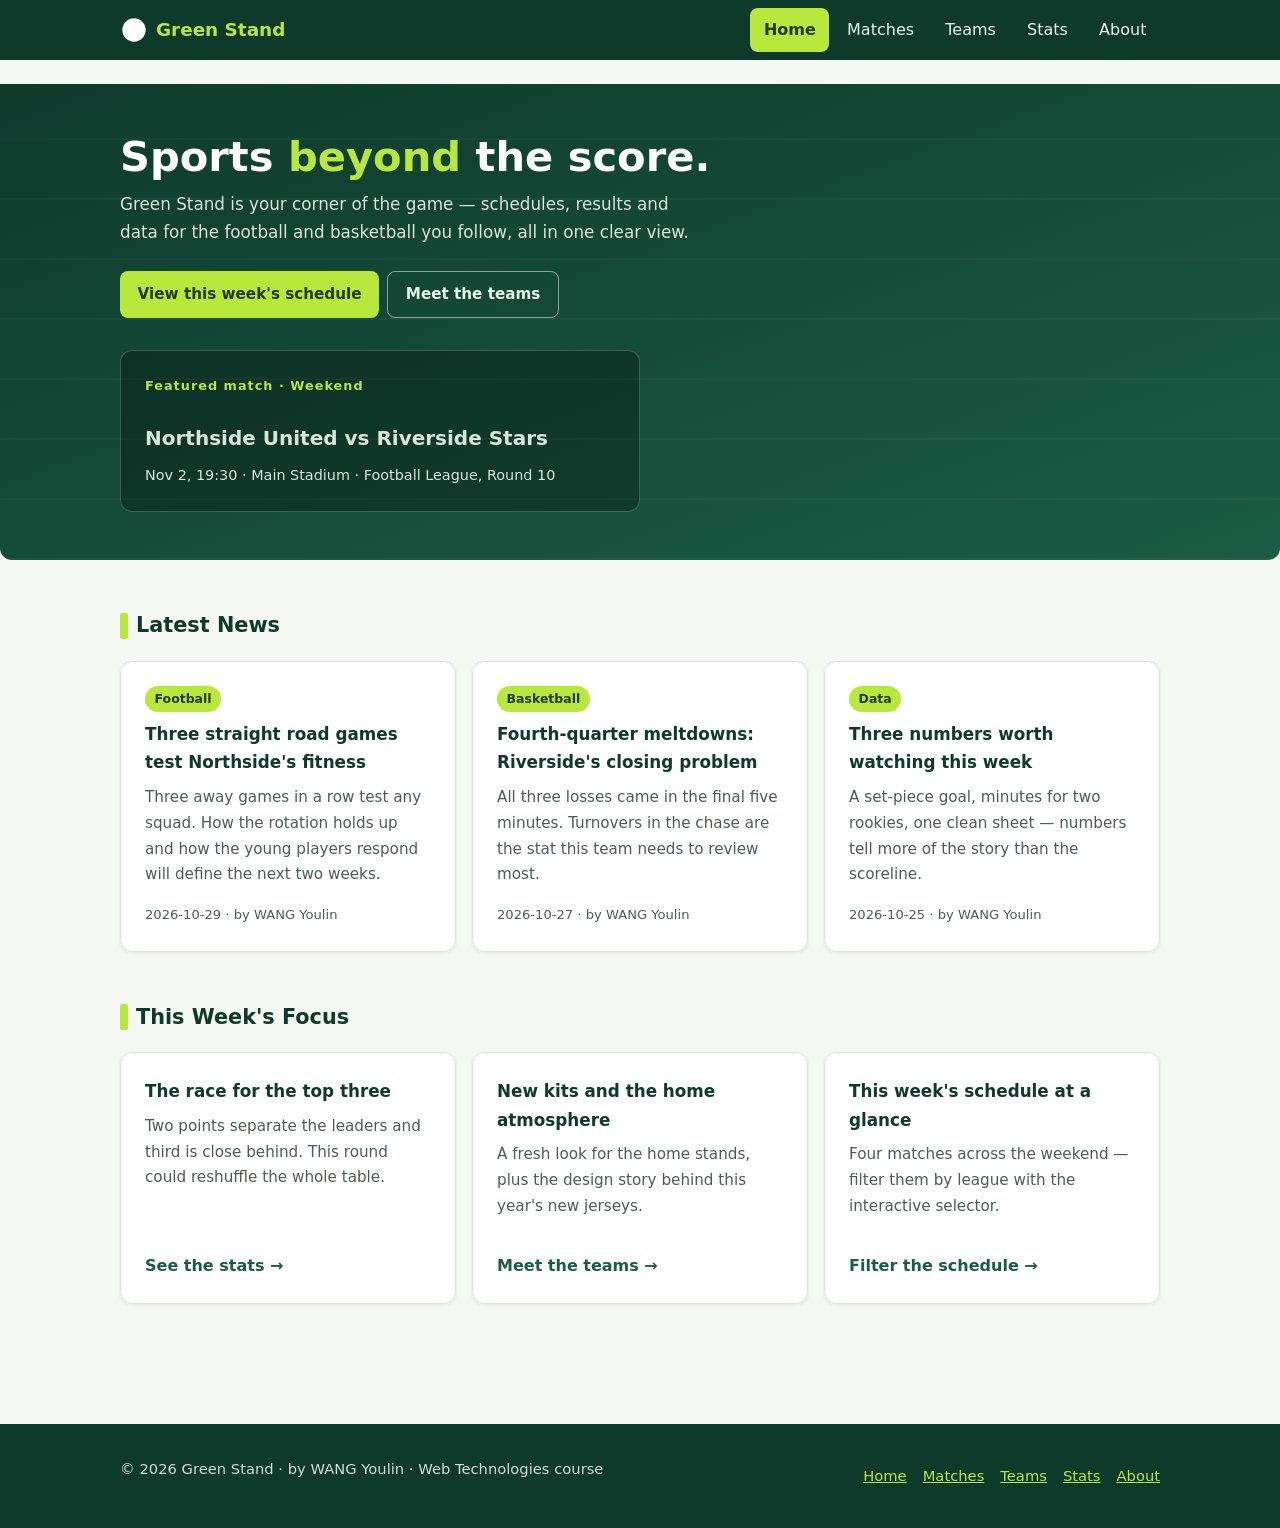
<file: index.html>
<!DOCTYPE html>
<!-- ============================================================
   sports-site —— Home index.html
   ------------------------------------------------------------
   【本页面的作用】
   这是网站的入口（首页）。访客第一眼看到这里。
   内容包括：Hero 大标题区 + 最新资讯 + 本周焦点赛事。

   【作业要求怎么在这里体现】
   - 语义化标签：<header> <main> <section> <article> <footer> …
   - 无障碍：跳过链接、lang 语言、图片 alt、键盘焦点
   - 页面之间的导航：顶部的 <nav> 链接到其余 4 个页面
   - 响应式：CSS 负责，这里只需写好语义结构
   ============================================================ -->
<html lang="en">
<head>
  <meta charset="UTF-8">
  <!-- viewport 是移动端布局的关键，必须这样写 -->
  <meta name="viewport" content="width=device-width, initial-scale=1">
  <meta name="description" content="Green Stand — football and basketball news, schedules and stats.">
  <title>Green Stand · Sports Beyond the Score</title>

  <!-- 站点图标：内联 SVG，避免外链 -->
  <link rel="icon" href="data:image/svg+xml,%3Csvg xmlns='http://www.w3.org/2000/svg' viewBox='0 0 24 24'%3E%3Cpath fill='%230e3a2c' d='M12 2a10 10 0 1 0 0 20 10 10 0 0 0 0-20z'/%3E%3Cpath fill='%23b9e83d' d='M12 7l1.3 2.7 3 .4-2.2 2.1.6 3-2.7-1.5-2.7 1.5.6-3L7.7 10l3-.4z'/%3E%3C/svg%3E">

  <!-- 共用样式表 -->
  <link rel="stylesheet" href="css/style.css">
</head>
<body>

  <!-- 跳过链接：键盘用户按 Tab 可直接跳到正文，跳过导航 -->
  <a class="skip-link" href="#main">Skip to main content</a>

  <!-- ================= 顶部导航 ================= -->
  <header class="site-header">
    <div class="container">
      <!-- 站点标志 -->
      <a class="brand" href="index.html" aria-label="Green Stand — home">
        <svg viewBox="0 0 24 24" aria-hidden="true" focusable="false">
          <path fill="currentColor" d="M12 2a10 10 0 1 0 0 20 10 10 0 0 0 0-20z"/>
          <path fill="currentColor" d="M12 7l1.3 2.7 3 .4-2.2 2.1.6 3-2.7-1.5-2.7 1.5.6-3L7.7 10l3-.4z" opacity=".9"/>
        </svg>
        <span>Green Stand</span>
      </a>

      <!-- 汉堡按钮：只出现在窄屏。aria-expanded 记录开/关状态 -->
      <button class="nav-toggle" type="button" aria-expanded="false"
              aria-controls="site-menu" aria-label="Open menu">
        <span></span><span></span><span></span>
      </button>

      <!-- 主导航：当前页面用 aria-current 高亮 -->
      <nav class="nav-menu" id="site-menu" aria-label="Main navigation">
        <ul class="nav-links">
          <li><a href="index.html" aria-current="page">Home</a></li>
          <li><a href="matches.html">Matches</a></li>
          <li><a href="teams.html">Teams</a></li>
          <li><a href="stats.html">Stats</a></li>
          <li><a href="about.html">About</a></li>
        </ul>
      </nav>
    </div>
  </header>

  <!-- ================= 主体内容 ================= -->
  <main id="main" tabindex="-1">

    <!-- Hero 大标题区 -->
    <section class="hero" aria-label="Welcome">
      <div class="container">
        <h1>Sports <span>beyond</span> the score.</h1>
        <p>Green Stand is your corner of the game — schedules, results and data for the football and basketball you follow, all in one clear view.</p>
        <div class="hero-actions">
          <a class="btn btn--primary" href="matches.html">View this week's schedule</a>
          <a class="btn btn--ghost" href="teams.html">Meet the teams</a>
        </div>

        <!-- 焦点赛事小卡（示例内容，替换成你自己的） -->
        <div class="hero-match">
          <p class="hm-label">Featured match · Weekend</p>
          <p class="hm-teams">Northside United vs Riverside Stars</p>
          <p class="hm-info">Nov 2, 19:30 · Main Stadium · Football League, Round 10</p>
        </div>
      </div>
    </section>

    <div class="container">

      <!-- 最新资讯 -->
      <section class="section" aria-labelledby="latest-title">
        <h2 class="section-title" id="latest-title">Latest News</h2>
        <!-- 卡片网格：窄屏 1 列，宽屏 3 列，由 CSS 控制 -->
        <div class="card-grid">
          <!-- 每张卡是一篇资讯。提示：把示例内容替换成你自己写的真实报道 -->
          <article class="card">
            <span class="tag">Football</span>
            <h3>Three straight road games test Northside's fitness</h3>
            <p>Three away games in a row test any squad. How the rotation holds up and how the young players respond will define the next two weeks.</p>
            <span class="card-meta">2026-10-29 · by WANG Youlin</span>
          </article>

          <article class="card">
            <span class="tag">Basketball</span>
            <h3>Fourth-quarter meltdowns: Riverside's closing problem</h3>
            <p>All three losses came in the final five minutes. Turnovers in the chase are the stat this team needs to review most.</p>
            <span class="card-meta">2026-10-27 · by WANG Youlin</span>
          </article>

          <article class="card">
            <span class="tag">Data</span>
            <h3>Three numbers worth watching this week</h3>
            <p>A set-piece goal, minutes for two rookies, one clean sheet — numbers tell more of the story than the scoreline.</p>
            <span class="card-meta">2026-10-25 · by WANG Youlin</span>
          </article>
        </div>
      </section>

      <!-- 本周焦点 -->
      <section class="section" aria-labelledby="week-title">
        <h2 class="section-title" id="week-title">This Week's Focus</h2>
        <div class="card-grid">
          <article class="card">
            <h3>The race for the top three</h3>
            <p>Two points separate the leaders and third is close behind. This round could reshuffle the whole table.</p>
            <a class="card-link" href="stats.html">See the stats →</a>
          </article>
          <article class="card">
            <h3>New kits and the home atmosphere</h3>
            <p>A fresh look for the home stands, plus the design story behind this year's new jerseys.</p>
            <a class="card-link" href="teams.html">Meet the teams →</a>
          </article>
          <article class="card">
            <h3>This week's schedule at a glance</h3>
            <p>Four matches across the weekend — filter them by league with the interactive selector.</p>
            <a class="card-link" href="matches.html">Filter the schedule →</a>
          </article>
        </div>
      </section>

    </div><!-- /container -->
  </main>

  <!-- ================= 页脚 ================= -->
  <footer class="site-footer">
    <div class="container">
      <p>© <span data-year>2026</span> Green Stand · by WANG Youlin · Web Technologies course</p>
      <ul class="footer-nav">
        <li><a href="index.html">Home</a></li>
        <li><a href="matches.html">Matches</a></li>
        <li><a href="teams.html">Teams</a></li>
        <li><a href="stats.html">Stats</a></li>
        <li><a href="about.html">About</a></li>
      </ul>
    </div>
  </footer>

  <!-- 共用脚本 -->
  <script src="js/main.js"></script>
</body>
</html>
</file>
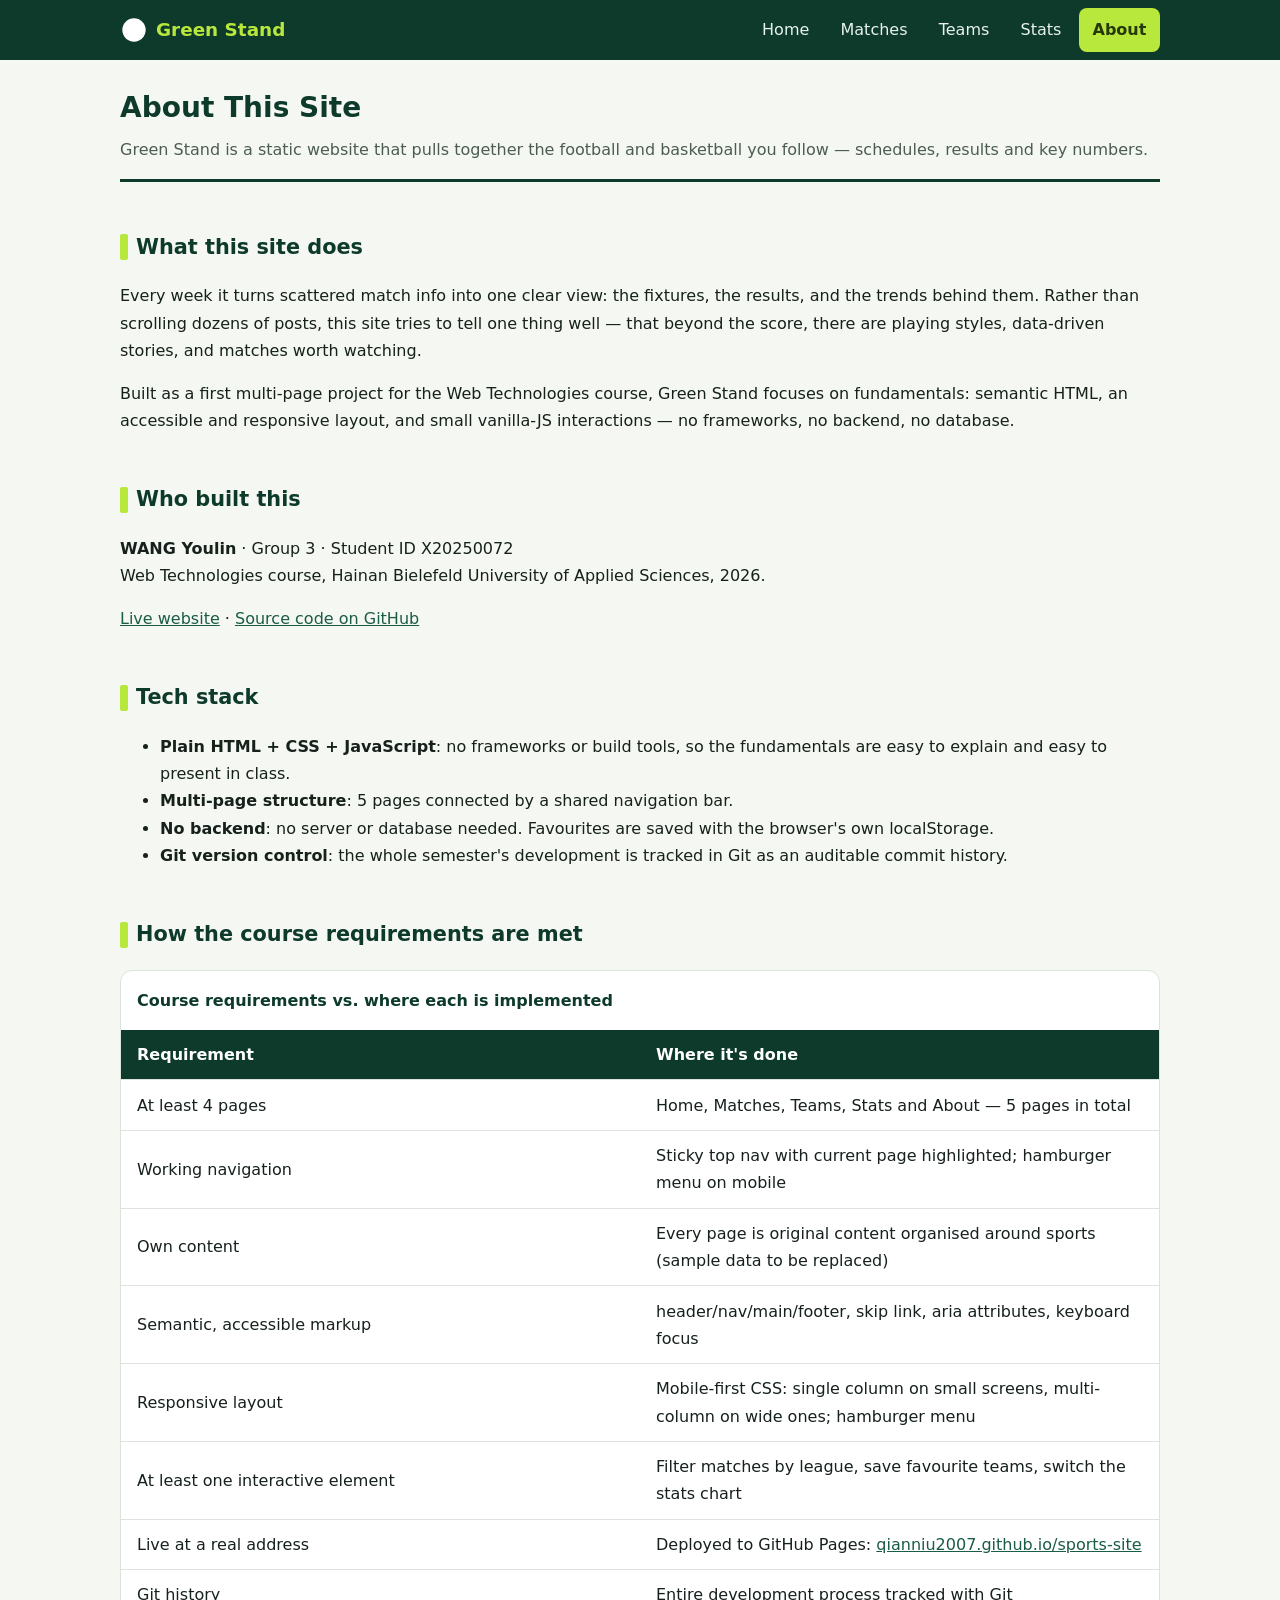
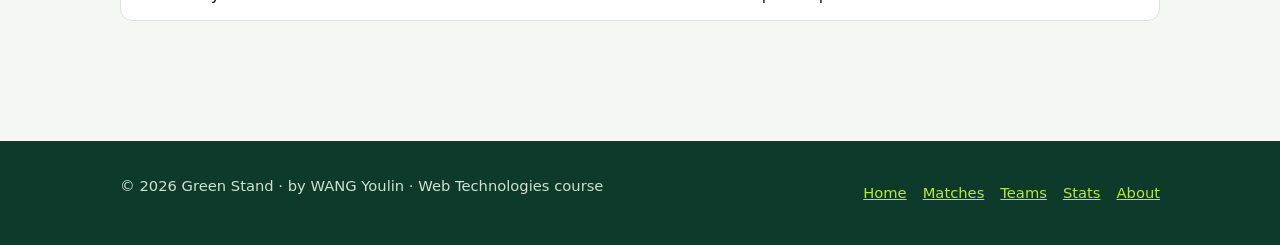
<file: about.html>
<!DOCTYPE html>
<!-- ============================================================
   sports-site —— About page about.html
   ------------------------------------------------------------
   【本页面的作用】
   介绍这个网站是做什么的、怎么搭建的。
   对课程作业来说，这页可以顺便说明你满足了哪些要求，
   老师一眼就能看到你的技术点。
   ============================================================ -->
<html lang="en">
<head>
  <meta charset="UTF-8">
  <meta name="viewport" content="width=device-width, initial-scale=1">
  <meta name="description" content="About Green Stand — what this site is, its tech stack, and how it meets the course requirements.">
  <title>About · Green Stand</title>
  <link rel="icon" href="data:image/svg+xml,%3Csvg xmlns='http://www.w3.org/2000/svg' viewBox='0 0 24 24'%3E%3Cpath fill='%230e3a2c' d='M12 2a10 10 0 1 0 0 20 10 10 0 0 0 0-20z'/%3E%3Cpath fill='%23b9e83d' d='M12 7l1.3 2.7 3 .4-2.2 2.1.6 3-2.7-1.5-2.7 1.5.6-3L7.7 10l3-.4z'/%3E%3C/svg%3E">
  <link rel="stylesheet" href="css/style.css">
</head>
<body>

  <a class="skip-link" href="#main">Skip to main content</a>

  <!-- 顶部导航 -->
  <header class="site-header">
    <div class="container">
      <a class="brand" href="index.html" aria-label="Green Stand — home">
        <svg viewBox="0 0 24 24" aria-hidden="true" focusable="false">
          <path fill="currentColor" d="M12 2a10 10 0 1 0 0 20 10 10 0 0 0 0-20z"/>
          <path fill="currentColor" d="M12 7l1.3 2.7 3 .4-2.2 2.1.6 3-2.7-1.5-2.7 1.5.6-3L7.7 10l3-.4z" opacity=".9"/>
        </svg>
        <span>Green Stand</span>
      </a>

      <button class="nav-toggle" type="button" aria-expanded="false"
              aria-controls="site-menu" aria-label="Open menu">
        <span></span><span></span><span></span>
      </button>

      <nav class="nav-menu" id="site-menu" aria-label="Main navigation">
        <ul class="nav-links">
          <li><a href="index.html">Home</a></li>
          <li><a href="matches.html">Matches</a></li>
          <li><a href="teams.html">Teams</a></li>
          <li><a href="stats.html">Stats</a></li>
          <li><a href="about.html" aria-current="page">About</a></li>
        </ul>
      </nav>
    </div>
  </header>

  <main id="main" tabindex="-1">
    <div class="container">

      <header class="page-header">
        <h1>About This Site</h1>
        <p>Green Stand is a static website that pulls together the football and basketball you follow — schedules, results and key numbers.</p>
      </header>

      <!-- 网站介绍 -->
      <section class="section" aria-labelledby="about-title">
        <h2 class="section-title" id="about-title">What this site does</h2>
        <p>Every week it turns scattered match info into one clear view: the fixtures, the results, and the trends behind them. Rather than scrolling dozens of posts, this site tries to tell one thing well — that beyond the score, there are playing styles, data-driven stories, and matches worth watching.</p>
        <p>Built as a first multi-page project for the Web Technologies course, Green Stand focuses on fundamentals: semantic HTML, an accessible and responsive layout, and small vanilla-JS interactions — no frameworks, no backend, no database.</p>
      </section>

      <!-- 作者与课程 -->
      <section class="section" aria-labelledby="author-title">
        <h2 class="section-title" id="author-title">Who built this</h2>
        <p><strong>WANG Youlin</strong> · Group 3 · Student ID X20250072<br>
        Web Technologies course, Hainan Bielefeld University of Applied Sciences, 2026.</p>
        <p>
          <a href="https://qianniu2007.github.io/sports-site/">Live website</a> ·
          <a href="https://github.com/qianniu2007/sports-site">Source code on GitHub</a>
        </p>
      </section>

      <!-- 技术栈 -->
      <section class="section" aria-labelledby="tech-title">
        <h2 class="section-title" id="tech-title">Tech stack</h2>
        <ul>
          <li><strong>Plain HTML + CSS + JavaScript</strong>: no frameworks or build tools, so the fundamentals are easy to explain and easy to present in class.</li>
          <li><strong>Multi-page structure</strong>: 5 pages connected by a shared navigation bar.</li>
          <li><strong>No backend</strong>: no server or database needed. Favourites are saved with the browser's own localStorage.</li>
          <li><strong>Git version control</strong>: the whole semester's development is tracked in Git as an auditable commit history.</li>
        </ul>
      </section>

      <!-- 作业要求对照（可给老师看） -->
      <section class="section" aria-labelledby="req-title">
        <h2 class="section-title" id="req-title">How the course requirements are met</h2>
        <div class="table-wrap">
          <table>
            <caption>Course requirements vs. where each is implemented</caption>
            <thead>
              <tr>
                <th scope="col">Requirement</th>
                <th scope="col">Where it's done</th>
              </tr>
            </thead>
            <tbody>
              <tr><td>At least 4 pages</td><td>Home, Matches, Teams, Stats and About — 5 pages in total</td></tr>
              <tr><td>Working navigation</td><td>Sticky top nav with current page highlighted; hamburger menu on mobile</td></tr>
              <tr><td>Own content</td><td>Every page is original content organised around sports (sample data to be replaced)</td></tr>
              <tr><td>Semantic, accessible markup</td><td>header/nav/main/footer, skip link, aria attributes, keyboard focus</td></tr>
              <tr><td>Responsive layout</td><td>Mobile-first CSS: single column on small screens, multi-column on wide ones; hamburger menu</td></tr>
              <tr><td>At least one interactive element</td><td>Filter matches by league, save favourite teams, switch the stats chart</td></tr>
              <tr><td>Live at a real address</td><td>Deployed to GitHub Pages: <a href="https://qianniu2007.github.io/sports-site/">qianniu2007.github.io/sports-site</a></td></tr>
              <tr><td>Git history</td><td>Entire development process tracked with Git</td></tr>
            </tbody>
          </table>
        </div>
      </section>

    </div>
  </main>

  <footer class="site-footer">
    <div class="container">
      <p>© <span data-year>2026</span> Green Stand · by WANG Youlin · Web Technologies course</p>
      <ul class="footer-nav">
        <li><a href="index.html">Home</a></li>
        <li><a href="matches.html">Matches</a></li>
        <li><a href="teams.html">Teams</a></li>
        <li><a href="stats.html">Stats</a></li>
        <li><a href="about.html">About</a></li>
      </ul>
    </div>
  </footer>

  <script src="js/main.js"></script>
</body>
</html>
</file>
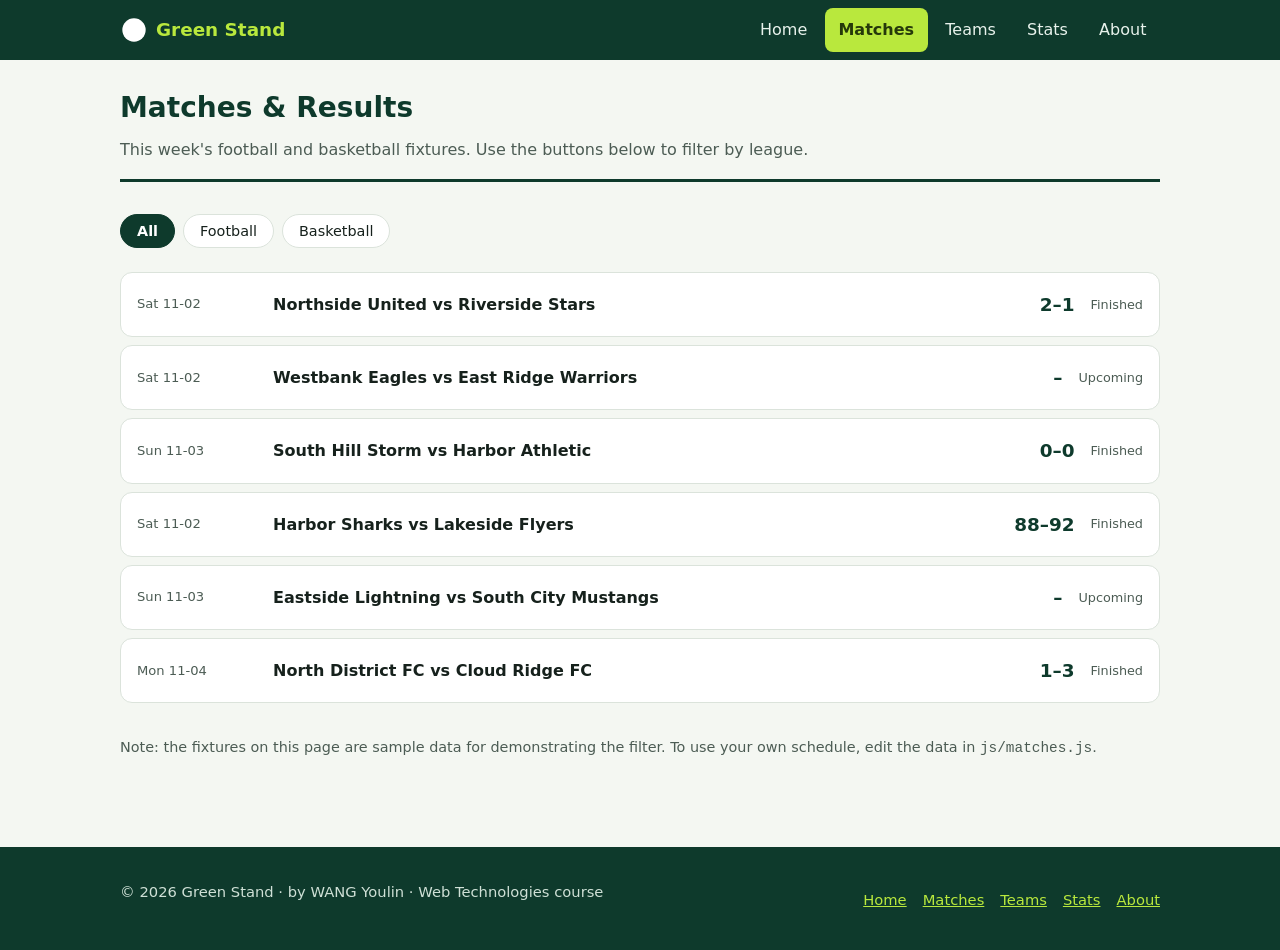
<file: matches.html>
<!DOCTYPE html>
<!-- ============================================================
   sports-site —— Matches page matches.html
   ------------------------------------------------------------
   【本页面的作用】
   按联赛分类展示本周的赛程和赛果。

   【交互元素（作业要求的"至少一个交互元素"在这里落地）】
   顶部是一组筛选按钮（Football / Basketball / All），
   点击后只显示对应联赛的场次。数据在 js/matches.js 里，
   用 JavaScript 根据按钮状态动态渲染 / 过滤。

   提示：下面的场次都是"示例数据"，用注释标好怎么换成你自己的。
   ============================================================ -->
<html lang="en">
<head>
  <meta charset="UTF-8">
  <meta name="viewport" content="width=device-width, initial-scale=1">
  <meta name="description" content="This week's football and basketball schedule and results, filterable by league.">
  <title>Matches · Green Stand</title>
  <link rel="icon" href="data:image/svg+xml,%3Csvg xmlns='http://www.w3.org/2000/svg' viewBox='0 0 24 24'%3E%3Cpath fill='%230e3a2c' d='M12 2a10 10 0 1 0 0 20 10 10 0 0 0 0-20z'/%3E%3Cpath fill='%23b9e83d' d='M12 7l1.3 2.7 3 .4-2.2 2.1.6 3-2.7-1.5-2.7 1.5.6-3L7.7 10l3-.4z'/%3E%3C/svg%3E">
  <link rel="stylesheet" href="css/style.css">
</head>
<body>

  <a class="skip-link" href="#main">Skip to main content</a>

  <!-- 顶部导航（与首页一致） -->
  <header class="site-header">
    <div class="container">
      <a class="brand" href="index.html" aria-label="Green Stand — home">
        <svg viewBox="0 0 24 24" aria-hidden="true" focusable="false">
          <path fill="currentColor" d="M12 2a10 10 0 1 0 0 20 10 10 0 0 0 0-20z"/>
          <path fill="currentColor" d="M12 7l1.3 2.7 3 .4-2.2 2.1.6 3-2.7-1.5-2.7 1.5.6-3L7.7 10l3-.4z" opacity=".9"/>
        </svg>
        <span>Green Stand</span>
      </a>

      <button class="nav-toggle" type="button" aria-expanded="false"
              aria-controls="site-menu" aria-label="Open menu">
        <span></span><span></span><span></span>
      </button>

      <nav class="nav-menu" id="site-menu" aria-label="Main navigation">
        <ul class="nav-links">
          <li><a href="index.html">Home</a></li>
          <li><a href="matches.html" aria-current="page">Matches</a></li>
          <li><a href="teams.html">Teams</a></li>
          <li><a href="stats.html">Stats</a></li>
          <li><a href="about.html">About</a></li>
        </ul>
      </nav>
    </div>
  </header>

  <main id="main" tabindex="-1">
    <div class="container">

      <!-- 页面标题 -->
      <header class="page-header">
        <h1>Matches &amp; Results</h1>
        <p>This week's football and basketball fixtures. Use the buttons below to filter by league.</p>
      </header>

      <!-- 筛选按钮组 -->
      <!-- aria-pressed 表示"这个按钮当前是否被按下"，是筛选控件的标准无障碍写法 -->
      <div class="filter-bar" role="group" aria-label="Filter by league">
        <button type="button" data-filter="all" aria-pressed="true">All</button>
        <button type="button" data-filter="football" aria-pressed="false">Football</button>
        <button type="button" data-filter="basketball" aria-pressed="false">Basketball</button>
      </div>

      <!-- 赛程列表：内容由 js/matches.js 动态生成
           aria-live 让屏幕阅读器在内容更新时能读到变化 -->
      <section class="match-list" id="match-list" aria-live="polite" aria-label="This week's match list">
        <!-- 这里会被 JavaScript 填充 -->
      </section>

      <p class="chart-note">Note: the fixtures on this page are sample data for demonstrating the filter. To use your own schedule, edit the data in <code>js/matches.js</code>.</p>

    </div>
  </main>

  <footer class="site-footer">
    <div class="container">
      <p>© <span data-year>2026</span> Green Stand · by WANG Youlin · Web Technologies course</p>
      <ul class="footer-nav">
        <li><a href="index.html">Home</a></li>
        <li><a href="matches.html">Matches</a></li>
        <li><a href="teams.html">Teams</a></li>
        <li><a href="stats.html">Stats</a></li>
        <li><a href="about.html">About</a></li>
      </ul>
    </div>
  </footer>

  <script src="js/main.js"></script>
  <script src="js/matches.js"></script>
</body>
</html>
</file>
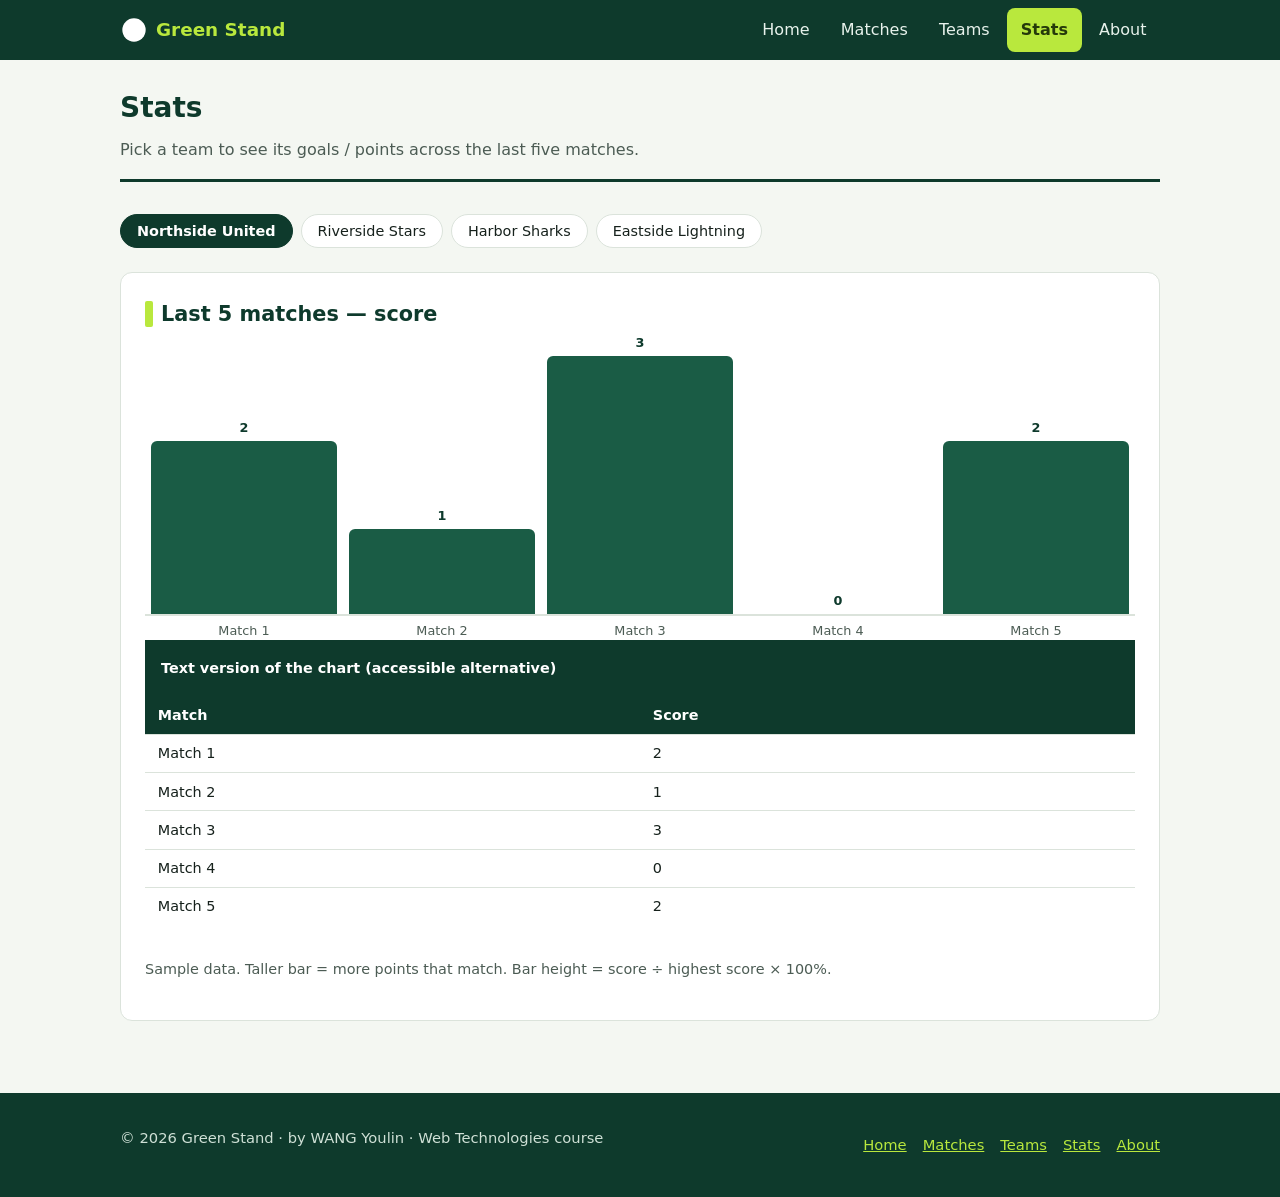
<file: stats.html>
<!DOCTYPE html>
<!-- ============================================================
   sports-site —— Stats page stats.html
   ------------------------------------------------------------
   【本页面的作用】
   用图表展示球队的关键数据（近 5 场进球数等）。

   【交互元素 3：数据可视化图表】
   下方有一组球队按钮，点击不同球队，
   柱状图会切换成该球队近几轮的进球/得分数据。
   图表是用原生 JS + CSS 高度生成的（不依赖任何图表库），
   方便你读懂"数据怎么变成图形"。

   提示：数据是示例，替换成你自己的真实统计。
   ============================================================ -->
<html lang="en">
<head>
  <meta charset="UTF-8">
  <meta name="viewport" content="width=device-width, initial-scale=1">
  <meta name="description" content="Key team stats visualized — switch between teams to compare.">
  <title>Stats · Green Stand</title>
  <link rel="icon" href="data:image/svg+xml,%3Csvg xmlns='http://www.w3.org/2000/svg' viewBox='0 0 24 24'%3E%3Cpath fill='%230e3a2c' d='M12 2a10 10 0 1 0 0 20 10 10 0 0 0 0-20z'/%3E%3Cpath fill='%23b9e83d' d='M12 7l1.3 2.7 3 .4-2.2 2.1.6 3-2.7-1.5-2.7 1.5.6-3L7.7 10l3-.4z'/%3E%3C/svg%3E">
  <link rel="stylesheet" href="css/style.css">
</head>
<body>

  <a class="skip-link" href="#main">Skip to main content</a>

  <!-- 顶部导航 -->
  <header class="site-header">
    <div class="container">
      <a class="brand" href="index.html" aria-label="Green Stand — home">
        <svg viewBox="0 0 24 24" aria-hidden="true" focusable="false">
          <path fill="currentColor" d="M12 2a10 10 0 1 0 0 20 10 10 0 0 0 0-20z"/>
          <path fill="currentColor" d="M12 7l1.3 2.7 3 .4-2.2 2.1.6 3-2.7-1.5-2.7 1.5.6-3L7.7 10l3-.4z" opacity=".9"/>
        </svg>
        <span>Green Stand</span>
      </a>

      <button class="nav-toggle" type="button" aria-expanded="false"
              aria-controls="site-menu" aria-label="Open menu">
        <span></span><span></span><span></span>
      </button>

      <nav class="nav-menu" id="site-menu" aria-label="Main navigation">
        <ul class="nav-links">
          <li><a href="index.html">Home</a></li>
          <li><a href="matches.html">Matches</a></li>
          <li><a href="teams.html">Teams</a></li>
          <li><a href="stats.html" aria-current="page">Stats</a></li>
          <li><a href="about.html">About</a></li>
        </ul>
      </nav>
    </div>
  </header>

  <main id="main" tabindex="-1">
    <div class="container">

      <header class="page-header">
        <h1>Stats</h1>
        <p>Pick a team to see its goals / points across the last five matches.</p>
      </header>

      <!-- 球队选择按钮组 -->
      <div class="filter-bar" id="team-select" role="group" aria-label="Select a team">
        <button type="button" data-team="Northside United" aria-pressed="true">Northside United</button>
        <button type="button" data-team="Riverside Stars" aria-pressed="false">Riverside Stars</button>
        <button type="button" data-team="Harbor Sharks" aria-pressed="false">Harbor Sharks</button>
        <button type="button" data-team="Eastside Lightning" aria-pressed="false">Eastside Lightning</button>
      </div>

      <!-- 图表区 -->
      <section class="chart" aria-labelledby="chart-title">
        <h2 class="section-title" id="chart-title">Last 5 matches — score</h2>

        <!-- 柱状图容器：柱子的高度由 JS 按数据算出 -->
        <div class="chart-figure" role="img"
             aria-label="Northside United last five match scores bar chart">
          <div class="bars" id="bars"></div>
        </div>

        <!-- 给屏幕阅读器的数据说明（HTML 表格），并作为图表的文字替代 -->
        <table class="chart-table">
          <caption>Text version of the chart (accessible alternative)</caption>
          <thead>
            <tr><th scope="col">Match</th><th scope="col">Score</th></tr>
          </thead>
          <tbody id="chart-table-body"></tbody>
        </table>

        <p class="chart-note">Sample data. Taller bar = more points that match. Bar height = score ÷ highest score × 100%.</p>
      </section>

    </div>
  </main>

  <footer class="site-footer">
    <div class="container">
      <p>© <span data-year>2026</span> Green Stand · by WANG Youlin · Web Technologies course</p>
      <ul class="footer-nav">
        <li><a href="index.html">Home</a></li>
        <li><a href="matches.html">Matches</a></li>
        <li><a href="teams.html">Teams</a></li>
        <li><a href="stats.html">Stats</a></li>
        <li><a href="about.html">About</a></li>
      </ul>
    </div>
  </footer>

  <script src="js/main.js"></script>
  <script src="js/stats.js"></script>
</body>
</html>
</file>
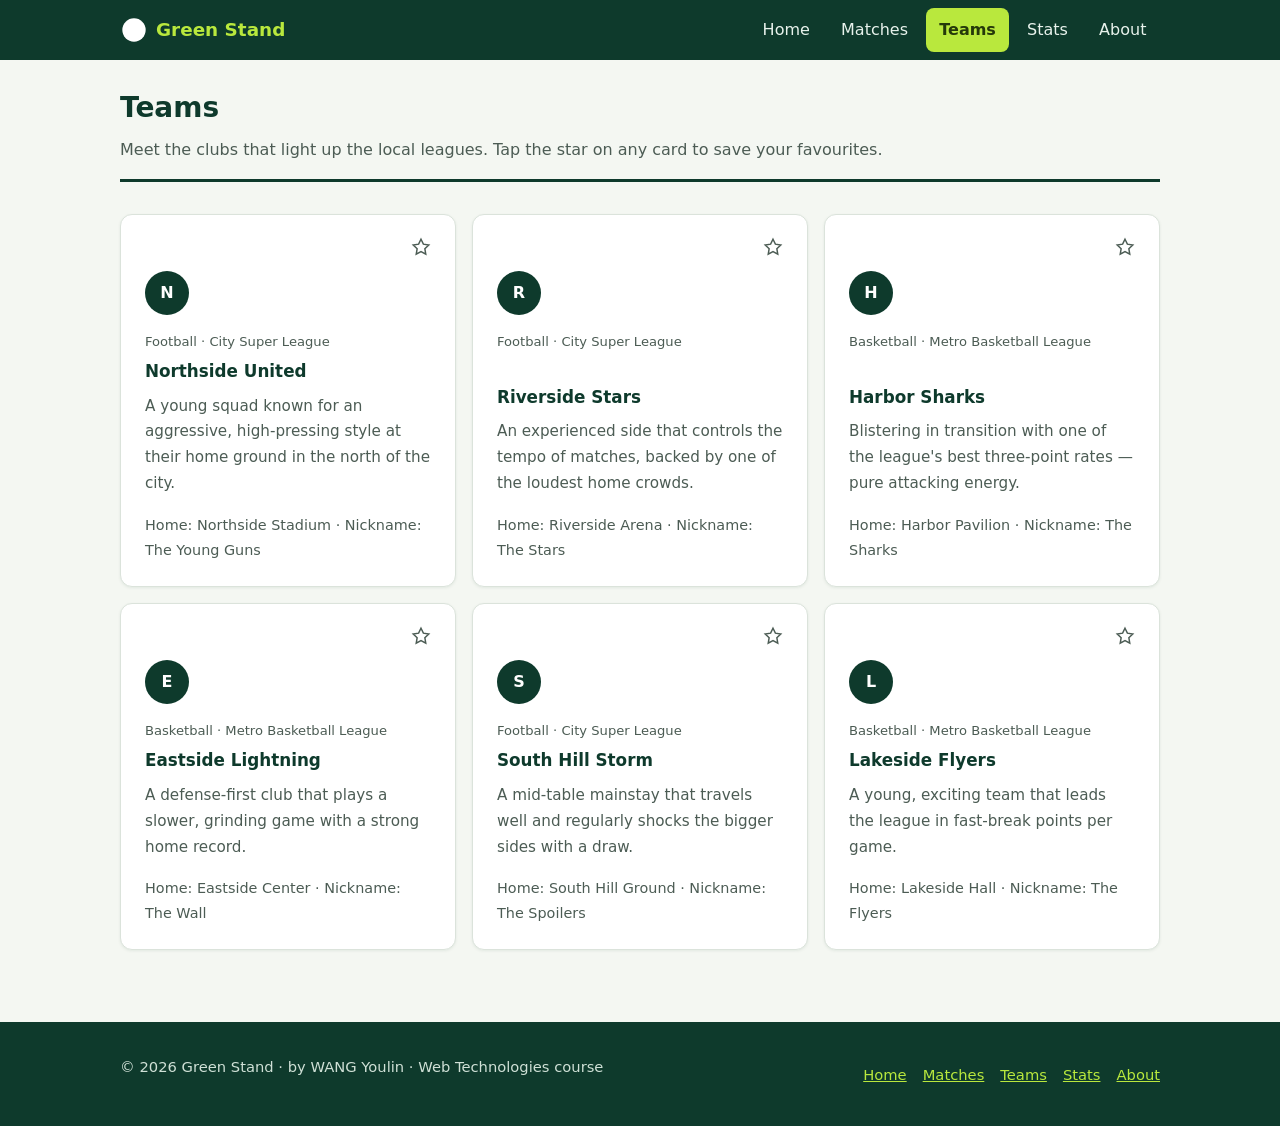
<file: teams.html>
<!DOCTYPE html>
<!-- ============================================================
   sports-site —— Teams page teams.html
   ------------------------------------------------------------
   【本页面的作用】
   用卡片展示各支球队的基本信息（所属联赛、主场、风格）。

   【交互元素 2：收藏球队】
   每张卡右上角有个收藏按钮。
   点一下收藏，再点取消收藏。选择会存进浏览器 localStorage，
   所以刷新页面 / 下次再打开，收藏依然在。

   提示：球队信息是示例，替换成你熟悉或感兴趣的真实球队。
   ============================================================ -->
<html lang="en">
<head>
  <meta charset="UTF-8">
  <meta name="viewport" content="width=device-width, initial-scale=1">
  <meta name="description" content="Football and basketball team profiles — save the teams you like.">
  <title>Teams · Green Stand</title>
  <link rel="icon" href="data:image/svg+xml,%3Csvg xmlns='http://www.w3.org/2000/svg' viewBox='0 0 24 24'%3E%3Cpath fill='%230e3a2c' d='M12 2a10 10 0 1 0 0 20 10 10 0 0 0 0-20z'/%3E%3Cpath fill='%23b9e83d' d='M12 7l1.3 2.7 3 .4-2.2 2.1.6 3-2.7-1.5-2.7 1.5.6-3L7.7 10l3-.4z'/%3E%3C/svg%3E">
  <link rel="stylesheet" href="css/style.css">
</head>
<body>

  <a class="skip-link" href="#main">Skip to main content</a>

  <!-- 顶部导航 -->
  <header class="site-header">
    <div class="container">
      <a class="brand" href="index.html" aria-label="Green Stand — home">
        <svg viewBox="0 0 24 24" aria-hidden="true" focusable="false">
          <path fill="currentColor" d="M12 2a10 10 0 1 0 0 20 10 10 0 0 0 0-20z"/>
          <path fill="currentColor" d="M12 7l1.3 2.7 3 .4-2.2 2.1.6 3-2.7-1.5-2.7 1.5.6-3L7.7 10l3-.4z" opacity=".9"/>
        </svg>
        <span>Green Stand</span>
      </a>

      <button class="nav-toggle" type="button" aria-expanded="false"
              aria-controls="site-menu" aria-label="Open menu">
        <span></span><span></span><span></span>
      </button>

      <nav class="nav-menu" id="site-menu" aria-label="Main navigation">
        <ul class="nav-links">
          <li><a href="index.html">Home</a></li>
          <li><a href="matches.html">Matches</a></li>
          <li><a href="teams.html" aria-current="page">Teams</a></li>
          <li><a href="stats.html">Stats</a></li>
          <li><a href="about.html">About</a></li>
        </ul>
      </nav>
    </div>
  </header>

  <main id="main" tabindex="-1">
    <div class="container">

      <header class="page-header">
        <h1>Teams</h1>
        <p>Meet the clubs that light up the local leagues. Tap the star on any card to save your favourites.</p>
      </header>

      <!-- 球队卡片网格（示例内容） -->
      <div class="card-grid" id="team-grid">

        <!-- 每张卡：data-name 是收藏时用的唯一标识 -->
        <article class="card" data-name="Northside United">
          <button class="fav-btn" type="button" aria-pressed="false"
                  aria-label="Save Northside United">
            <svg class="star" viewBox="0 0 24 24" aria-hidden="true" focusable="false">
              <path d="M12 3.5l2.6 5.4 5.9.9-4.3 4.1 1 5.9L12 17l-5.2 2.8 1-5.9-4.3-4.1 5.9-.9z"/>
            </svg>
          </button>
          <div class="team-emblem" aria-hidden="true">N</div>
          <p class="team-league">Football · City Super League</p>
          <h3>Northside United</h3>
          <p>A young squad known for an aggressive, high-pressing style at their home ground in the north of the city.</p>
          <p class="team-stats">Home: Northside Stadium · Nickname: The Young Guns</p>
        </article>

        <article class="card" data-name="Riverside Stars">
          <button class="fav-btn" type="button" aria-pressed="false"
                  aria-label="Save Riverside Stars">
            <svg class="star" viewBox="0 0 24 24" aria-hidden="true" focusable="false">
              <path d="M12 3.5l2.6 5.4 5.9.9-4.3 4.1 1 5.9L12 17l-5.2 2.8 1-5.9-4.3-4.1 5.9-.9z"/>
            </svg>
          </button>
          <div class="team-emblem" aria-hidden="true">R</div>
          <p class="team-league">Football · City Super League</p>
          <h3>Riverside Stars</h3>
          <p>An experienced side that controls the tempo of matches, backed by one of the loudest home crowds.</p>
          <p class="team-stats">Home: Riverside Arena · Nickname: The Stars</p>
        </article>

        <article class="card" data-name="Harbor Sharks">
          <button class="fav-btn" type="button" aria-pressed="false"
                  aria-label="Save Harbor Sharks">
            <svg class="star" viewBox="0 0 24 24" aria-hidden="true" focusable="false">
              <path d="M12 3.5l2.6 5.4 5.9.9-4.3 4.1 1 5.9L12 17l-5.2 2.8 1-5.9-4.3-4.1 5.9-.9z"/>
            </svg>
          </button>
          <div class="team-emblem" aria-hidden="true">H</div>
          <p class="team-league">Basketball · Metro Basketball League</p>
          <h3>Harbor Sharks</h3>
          <p>Blistering in transition with one of the league's best three-point rates — pure attacking energy.</p>
          <p class="team-stats">Home: Harbor Pavilion · Nickname: The Sharks</p>
        </article>

        <article class="card" data-name="Eastside Lightning">
          <button class="fav-btn" type="button" aria-pressed="false"
                  aria-label="Save Eastside Lightning">
            <svg class="star" viewBox="0 0 24 24" aria-hidden="true" focusable="false">
              <path d="M12 3.5l2.6 5.4 5.9.9-4.3 4.1 1 5.9L12 17l-5.2 2.8 1-5.9-4.3-4.1 5.9-.9z"/>
            </svg>
          </button>
          <div class="team-emblem" aria-hidden="true">E</div>
          <p class="team-league">Basketball · Metro Basketball League</p>
          <h3>Eastside Lightning</h3>
          <p>A defense-first club that plays a slower, grinding game with a strong home record.</p>
          <p class="team-stats">Home: Eastside Center · Nickname: The Wall</p>
        </article>

        <article class="card" data-name="South Hill Storm">
          <button class="fav-btn" type="button" aria-pressed="false"
                  aria-label="Save South Hill Storm">
            <svg class="star" viewBox="0 0 24 24" aria-hidden="true" focusable="false">
              <path d="M12 3.5l2.6 5.4 5.9.9-4.3 4.1 1 5.9L12 17l-5.2 2.8 1-5.9-4.3-4.1 5.9-.9z"/>
            </svg>
          </button>
          <div class="team-emblem" aria-hidden="true">S</div>
          <p class="team-league">Football · City Super League</p>
          <h3>South Hill Storm</h3>
          <p>A mid-table mainstay that travels well and regularly shocks the bigger sides with a draw.</p>
          <p class="team-stats">Home: South Hill Ground · Nickname: The Spoilers</p>
        </article>

        <article class="card" data-name="Lakeside Flyers">
          <button class="fav-btn" type="button" aria-pressed="false"
                  aria-label="Save Lakeside Flyers">
            <svg class="star" viewBox="0 0 24 24" aria-hidden="true" focusable="false">
              <path d="M12 3.5l2.6 5.4 5.9.9-4.3 4.1 1 5.9L12 17l-5.2 2.8 1-5.9-4.3-4.1 5.9-.9z"/>
            </svg>
          </button>
          <div class="team-emblem" aria-hidden="true">L</div>
          <p class="team-league">Basketball · Metro Basketball League</p>
          <h3>Lakeside Flyers</h3>
          <p>A young, exciting team that leads the league in fast-break points per game.</p>
          <p class="team-stats">Home: Lakeside Hall · Nickname: The Flyers</p>
        </article>

      </div>

    </div>
  </main>

  <footer class="site-footer">
    <div class="container">
      <p>© <span data-year>2026</span> Green Stand · by WANG Youlin · Web Technologies course</p>
      <ul class="footer-nav">
        <li><a href="index.html">Home</a></li>
        <li><a href="matches.html">Matches</a></li>
        <li><a href="teams.html">Teams</a></li>
        <li><a href="stats.html">Stats</a></li>
        <li><a href="about.html">About</a></li>
      </ul>
    </div>
  </footer>

  <script src="js/main.js"></script>
  <script src="js/teams.js"></script>
</body>
</html>
</file>
<file: css/style.css>
/* ============================================================
   sports-site —— 全局样式表 style.css
   ------------------------------------------------------------
   这个文件被所有页面共用。它负责三件事：
   1) 视觉设计：配色、字体、间距、卡片
   2) 响应式布局：让同一套页面在手机、平板、电脑上都能看
   3) 无障碍：键盘焦点样式、动效开关、对比度

   视觉方向：深绿"球场夜场"主色 + 亮黄绿"边线"强调色，
   正文区用浅色保证可读性。整体偏"比赛日海报"的活力感。
   ============================================================ */

/* ---------- 设计变量（Design Tokens）----------
   把配色、字体、间距集中放在 :root，改一个地方全局生效。
   这也是"语义化、可维护"的体现。 */
:root {
  /* 颜色 */
  --pitch:        #0e3a2c;   /* 主色·深绿（导航/页脚/大标题背景） */
  --pitch-light:  #1a5c45;   /* 主色的浅一档（悬停/渐变） */
  --accent:       #b9e83d;   /* 强调色·亮黄绿（按钮/选中态/关键数据） */
  --accent-ink:   #25390a;   /* 强调色上放深色文字时的墨色 */
  --bg:           #f4f7f2;   /* 页面背景·很浅的绿灰 */
  --surface:      #ffffff;   /* 卡片/内容区背景 */
  --ink:          #16211c;   /* 正文主文字 */
  --ink-soft:     #4c5c54;   /* 次要文字 */
  --line:         #dbe3db;   /* 边框/分隔线 */
  --focus:        #1a5c45;   /* 键盘焦点高亮 */
  --danger:       #c0392b;   /* 仅用于"负/平"等数据语义色 */

  /* 字体：用系统字体栈，无需联网加载，任何设备都能显示 */
  --font-ui: "PingFang SC", "Microsoft YaHei", "Segoe UI",
             system-ui, -apple-system, sans-serif;

  /* 间距节奏：8px 为基准倍数 */
  --space-1: 0.5rem;   /* 8px  */
  --space-2: 1rem;     /* 16px */
  --space-3: 1.5rem;   /* 24px */
  --space-4: 2rem;     /* 32px */
  --space-5: 3rem;     /* 48px */

  /* 圆角与阴影 */
  --radius: 12px;
  --shadow: 0 1px 3px rgba(14, 58, 44, 0.08);

  /* 内容最大宽度与两侧留白 */
  --container: 1080px;
  --gutter: 1.25rem;
}

/* ---------- 基础重置与语义标签 ----------
   不同浏览器的默认样式不一样，先统一。
   这里用 `box-sizing` 让宽高计算更直观。 */
*,
*::before,
*::after {
  box-sizing: border-box;
}

html {
  -webkit-text-size-adjust: 100%;
  scroll-behavior: smooth;
}

body {
  margin: 0;
  font-family: var(--font-ui);
  font-size: 1rem;
  line-height: 1.7;
  color: var(--ink);
  background: var(--bg);
}

/* 尊重用户系统"减弱动态效果"的设置 */
@media (prefers-reduced-motion: reduce) {
  html {
    scroll-behavior: auto;
  }
}

img {
  max-width: 100%;
  height: auto;
  display: block;
}

/* 所有标题统一去掉默认外边距，用下面的间距类控制 */
h1, h2, h3, h4, p, ul, ol {
  margin-top: 0;
}

a {
  color: var(--pitch-light);
}

/* ---------- 无障碍：键盘焦点 ----------
   让鼠标点击和键盘 Tab 键浏览都能看到清晰焦点，
   这是 WCAG 无障碍标准的基本要求。 */
:focus-visible {
  outline: 3px solid var(--focus);
  outline-offset: 2px;
  border-radius: 4px;
}

/* 跳转到主内容的链接（屏幕阅读器/键盘用户专用） */
.skip-link {
  position: absolute;
  left: -999px;
  top: 0;
  background: var(--pitch);
  color: #fff;
  padding: 0.75rem 1.25rem;
  z-index: 100;
}
.skip-link:focus {
  left: 0;
}

/* 对屏幕阅读器隐藏、但视觉上保留的内容 */
.visually-hidden {
  position: absolute;
  width: 1px;
  height: 1px;
  margin: -1px;
  padding: 0;
  overflow: hidden;
  clip: rect(0 0 0 0);
  white-space: nowrap;
  border: 0;
}

/* ============================================================
   版心容器与页面骨架
   ============================================================ */
.container {
  width: 100%;
  max-width: var(--container);
  margin-inline: auto;
  padding-inline: var(--gutter);
}

main {
  /* 顶部留白，让内容与导航分开 */
  padding-block: var(--space-3);
}

main:focus {
  outline: none;
}

/* 每个页面的顶部标题区（共用） */
.page-header {
  margin-bottom: var(--space-4);
  padding-bottom: var(--space-2);
  border-bottom: 3px solid var(--pitch);
}
.page-header h1 {
  margin-bottom: 0.25rem;
  font-size: 1.75rem;
  color: var(--pitch);
}
.page-header p {
  color: var(--ink-soft);
  margin-bottom: 0;
}

/* ============================================================
   顶部导航（含响应式汉堡菜单）
   ============================================================ */
.site-header {
  background: var(--pitch);
  color: #fff;
  position: sticky;
  top: 0;
  z-index: 20;
}

.site-header .container {
  display: flex;
  align-items: center;
  justify-content: space-between;
  gap: var(--space-2);
  min-height: 60px;
  padding-block: 0.5rem;
}

/* 站点标志：一个足球图标 + 站名 */
.brand {
  display: inline-flex;
  align-items: center;
  gap: 0.5rem;
  color: #fff;
  text-decoration: none;
  font-weight: 700;
  font-size: 1.15rem;
}
.brand svg {
  width: 28px;
  height: 28px;
  flex: none;
}
.brand span {
  color: var(--accent);
}

/* 导航链接列表 */
.nav-links {
  list-style: none;
  display: flex;
  gap: 0.25rem;
  margin: 0;
  padding: 0;
}
.nav-links a {
  display: block;
  padding: 0.5rem 0.85rem;
  border-radius: 8px;
  color: #e8f2ec;
  text-decoration: none;
  font-weight: 500;
  transition: background 0.15s ease, color 0.15s ease;
}
.nav-links a:hover {
  background: rgba(255, 255, 255, 0.12);
  color: #fff;
}
.nav-links a[aria-current="page"] {
  background: var(--accent);
  color: var(--accent-ink);
  font-weight: 700;
}

/* 汉堡菜单按钮：默认（窄屏）显示 */
.nav-toggle {
  display: inline-flex;
  flex-direction: column;
  justify-content: center;
  gap: 5px;
  width: 44px;   /* 触控热区 ≥ 44px，无障碍要求 */
  height: 44px;
  padding: 10px;
  background: transparent;
  border: 0;
  border-radius: 8px;
  cursor: pointer;
}
.nav-toggle span {
  display: block;
  height: 3px;
  width: 100%;
  background: #fff;
  border-radius: 2px;
  transition: transform 0.2s ease, opacity 0.2s ease;
}
/* 汉堡变叉号 */
.nav-toggle[aria-expanded="true"] span:nth-child(1) {
  transform: translateY(8px) rotate(45deg);
}
.nav-toggle[aria-expanded="true"] span:nth-child(2) {
  opacity: 0;
}
.nav-toggle[aria-expanded="true"] span:nth-child(3) {
  transform: translateY(-8px) rotate(-45deg);
}

/* 移动优先：窄屏时导航默认折叠，用汉堡展开 */
.nav-menu {
  display: none;
}
.nav-menu.open {
  display: block;
}

/* ---------- 平板及以上（≥ 768px）：导航常显、去汉堡 ---------- */
@media (min-width: 768px) {
  .nav-toggle {
    display: none;
  }
  .nav-menu {
    display: block;
  }
  /* 导航在宽屏时纵向排列到右侧 */
  .site-header .container {
    flex-wrap: wrap;
  }
}

/* ============================================================
   通用区块：小节标题、卡片网格、按钮
   ============================================================ */
.section {
  margin-block: var(--space-5);
}
.section-title {
  font-size: 1.3rem;
  color: var(--pitch);
  display: flex;
  align-items: center;
  gap: 0.5rem;
}
.section-title::before {
  content: "";
  width: 8px;
  height: 1.25em;
  background: var(--accent);
  border-radius: 2px;
}

/* 卡片网格：窄屏 1 列，平板 2 列，宽屏 3 列 */
.card-grid {
  display: grid;
  grid-template-columns: 1fr;   /* 移动端单列 */
  gap: var(--space-2);
}
@media (min-width: 640px) {
  .card-grid {
    grid-template-columns: repeat(2, 1fr);   /* 2 列 */
  }
}
@media (min-width: 900px) {
  .card-grid {
    grid-template-columns: repeat(3, 1fr);   /* 3 列 */
  }
}

/* 单张卡片 */
.card {
  background: var(--surface);
  border: 1px solid var(--line);
  border-radius: var(--radius);
  padding: var(--space-3);
  box-shadow: var(--shadow);
  display: flex;
  flex-direction: column;
}
.card h3 {
  font-size: 1.05rem;
  margin-bottom: 0.5rem;
  color: var(--pitch);
}
.card p {
  color: var(--ink-soft);
  font-size: 0.95rem;
  margin-bottom: var(--space-2);
  flex: 1;
}
.card .card-meta {
  font-size: 0.82rem;
  color: var(--ink-soft);
}
.card .tag {
  display: inline-block;
  background: var(--accent);
  color: var(--accent-ink);
  font-size: 0.78rem;
  font-weight: 700;
  padding: 0.15rem 0.6rem;
  border-radius: 999px;
  margin-bottom: var(--space-1);
  align-self: flex-start;
}

/* 链接式卡片：整张可点，箭头提示 */
.card-link {
  margin-top: var(--space-2);
  font-weight: 600;
  color: var(--pitch-light);
  text-decoration: none;
  display: inline-flex;
  align-items: center;
  gap: 0.3rem;
}
.card-link:hover {
  text-decoration: underline;
}

/* 按钮 */
.btn {
  display: inline-flex;
  align-items: center;
  gap: 0.4rem;
  padding: 0.6rem 1.1rem;
  border-radius: 8px;
  border: 0;
  font-family: inherit;
  font-size: 0.95rem;
  font-weight: 600;
  cursor: pointer;
  text-decoration: none;
  transition: transform 0.1s ease, filter 0.15s ease;
}
.btn:active {
  transform: translateY(1px);
}
.btn--primary {
  background: var(--accent);
  color: var(--accent-ink);
}
.btn--primary:hover {
  filter: brightness(1.05);
}
.btn--ghost {
  background: transparent;
  color: #e8f2ec;
  border: 1px solid rgba(255, 255, 255, 0.5);
}
.btn--ghost:hover {
  background: rgba(255, 255, 255, 0.12);
}

/* ============================================================
   Hero（首页大标题区）
   ============================================================ */
.hero {
  background:
    /* 半透明绿色网格，营造球场草皮氛围 */
    repeating-linear-gradient(
      0deg,
      rgba(255, 255, 255, 0.04) 0,
      rgba(255, 255, 255, 0.04) 2px,
      transparent 2px,
      transparent 60px
    ),
    linear-gradient(160deg, var(--pitch) 0%, var(--pitch-light) 100%);
  color: #fff;
  padding-block: var(--space-5);
  border-radius: 0 0 var(--radius) var(--radius);
}
.hero h1 {
  font-size: clamp(1.7rem, 5vw, 2.6rem);
  line-height: 1.2;
  margin-bottom: var(--space-1);
}
.hero h1 span {
  color: var(--accent);
}
.hero p {
  font-size: 1.05rem;
  color: #d8e6dc;
  max-width: 34em;
  margin-bottom: var(--space-3);
}
.hero .hero-actions {
  display: flex;
  flex-wrap: wrap;
  gap: var(--space-1);
}

/* Hero 里放一个"焦点赛事"小卡片，衬托设计 */
.hero-match {
  margin-top: var(--space-4);
  background: rgba(0, 0, 0, 0.28);
  border: 1px solid rgba(255, 255, 255, 0.2);
  border-radius: var(--radius);
  padding: var(--space-3);
  max-width: 520px;
}
.hero-match .hm-label {
  font-size: 0.8rem;
  letter-spacing: 0.08em;
  color: var(--accent);
  font-weight: 700;
}
.hero-match .hm-teams {
  font-size: 1.25rem;
  font-weight: 700;
  margin: 0.5rem 0;
}
.hero-match .hm-info {
  color: #d8e6dc;
  font-size: 0.9rem;
  margin: 0;
}

/* ============================================================
   赛程 / 数据页：筛选按钮组 + 表格
   ============================================================ */
.filter-bar {
  display: flex;
  flex-wrap: wrap;
  gap: var(--space-1);
  margin-bottom: var(--space-3);
}
.filter-bar button {
  padding: 0.5rem 1rem;
  border-radius: 999px;
  border: 1px solid var(--line);
  background: var(--surface);
  color: var(--ink);
  font-family: inherit;
  font-size: 0.9rem;
  cursor: pointer;
  transition: all 0.15s ease;
}
.filter-bar button:hover {
  border-color: var(--pitch-light);
  color: var(--pitch-light);
}
.filter-bar button[aria-pressed="true"] {
  background: var(--pitch);
  color: #fff;
  border-color: var(--pitch);
  font-weight: 700;
}

/* 表格：移动端横向滚动，宽屏自适应 */
.table-wrap {
  overflow-x: auto;
  border: 1px solid var(--line);
  border-radius: var(--radius);
  background: var(--surface);
}
table {
  width: 100%;
  border-collapse: collapse;
  table-layout: fixed;   /* 列宽显式分配，避免被挤成窄条 */
  min-width: 560px;      /* 太窄时允许横向滚动 */
}
caption {
  caption-side: top;
  text-align: left;
  padding: var(--space-2);
  font-weight: 700;
  color: var(--pitch);
}
th, td {
  padding: 0.7rem 1rem;
  text-align: left;
  border-bottom: 1px solid var(--line);
}
th {
  background: var(--pitch);
  color: #fff;
  font-weight: 600;
}
tbody tr:last-child td {
  border-bottom: 0;
}
tbody tr:hover td {
  background: rgba(14, 58, 44, 0.05);
}
/* 状态标记：胜/负/平用不同颜色 */
.result-w { color: var(--pitch-light); font-weight: 700; }
.result-l { color: var(--danger); font-weight: 700; }
.result-d { color: var(--ink-soft); font-weight: 700; }

/* ---------- 赛程列表（matches 页，JS 生成） ---------- */
.match-items {
  list-style: none;
  margin: 0;
  padding: 0;
  display: grid;
  gap: var(--space-1);
}
.match-item {
  display: grid;
  grid-template-columns: 1fr auto auto;
  grid-template-areas: "date teams score" "date status score";
  gap: 0.1rem var(--space-2);
  align-items: center;
  background: var(--surface);
  border: 1px solid var(--line);
  border-radius: var(--radius);
  padding: var(--space-2) var(--space-2);
}
.m-date { grid-area: date; font-size: 0.82rem; color: var(--ink-soft); }
.m-teams { grid-area: teams; font-weight: 600; }
.m-score { grid-area: score; font-weight: 800; font-size: 1.15rem; color: var(--pitch); }
.m-status { grid-area: status; font-size: 0.8rem; color: var(--ink-soft); }
@media (min-width: 640px) {
  .match-item {
    grid-template-columns: 120px 1fr auto auto;
    grid-template-areas: "date teams score status";
  }
}

/* ============================================================
   球队百科页：球队卡片
   ============================================================ */
.team-emblem {
  width: 44px;
  height: 44px;
  border-radius: 50%;
  display: grid;
  place-items: center;
  font-weight: 800;
  color: #fff;
  margin-bottom: var(--space-2);
  background: var(--pitch);
}
.card .team-league {
  font-size: 0.82rem;
  color: var(--ink-soft);
  margin-bottom: 0.25rem;
}
.card .team-stats {
  font-size: 0.9rem;
  color: var(--ink-soft);
  margin-bottom: 0;
}

/* 收藏按钮（球队卡片右上角） */
.fav-btn {
  align-self: flex-end;
  width: 44px;          /* 触控热区 ≥ 44px */
  height: 44px;
  margin: -0.75rem -0.75rem 0 0;
  background: transparent;
  border: 0;
  border-radius: 8px;
  color: var(--ink-soft);
  cursor: pointer;
}
.fav-btn .star {
  width: 22px;
  height: 22px;
  fill: none;
  stroke: currentColor;
  stroke-width: 1.6;
  transition: fill 0.15s ease;
}
.fav-btn:hover {
  color: var(--pitch);
}
.fav-btn[aria-pressed="true"] {
  color: var(--pitch);
}
.fav-btn[aria-pressed="true"] .star {
  fill: var(--accent);
}

/* ============================================================
   数据统计页：柱状图
   ============================================================ */
.chart {
  background: var(--surface);
  border: 1px solid var(--line);
  border-radius: var(--radius);
  padding: var(--space-3);
}
.chart-figure {
  position: relative;
  height: 260px;
  margin-block: var(--space-3);
}
/* 纯 CSS + JS 生成的可访问柱状图 */
.bars {
  display: flex;
  align-items: flex-end;
  gap: 12px;
  height: 100%;
  padding: 0 6px;
  border-bottom: 2px solid var(--line);
}
.bar {
  flex: 1;
  position: relative;
  background: var(--pitch-light);
  border-radius: 6px 6px 0 0;
  min-width: 26px;
  transition: height 0.4s ease;
}
.bar:hover {
  background: var(--accent);
}
.bar .bar-value {
  position: absolute;
  top: -24px;
  left: 50%;
  transform: translateX(-50%);
  font-size: 0.8rem;
  font-weight: 700;
  color: var(--pitch);
}
.bar .bar-label {
  position: absolute;
  bottom: -28px;
  left: 50%;
  transform: translateX(-50%);
  font-size: 0.8rem;
  color: var(--ink-soft);
  white-space: nowrap;
}

/* 图表的文字说明区（对屏幕阅读器可见） */
.chart-note {
  margin-top: var(--space-4);
  font-size: 0.9rem;
  color: var(--ink-soft);
}

/* 图表下方的"文字版表格"（无障碍替代），更紧凑 */
.chart-table {
  min-width: 0;
  margin-top: var(--space-3);
  font-size: 0.9rem;
}
.chart-table caption {
  background: var(--pitch);
  color: #fff;
}
.chart-table th, .chart-table td {
  padding: 0.4rem 0.8rem;
}

/* ============================================================
   页脚
   ============================================================ */
.site-footer {
  background: var(--pitch);
  color: #cfe0d6;
  margin-top: var(--space-5);
  padding-block: var(--space-4);
  font-size: 0.92rem;
}
.site-footer .container {
  display: flex;
  flex-wrap: wrap;
  justify-content: space-between;
  gap: var(--space-2);
  align-items: center;
}
.site-footer a {
  color: var(--accent);
}
.site-footer .footer-nav {
  list-style: none;
  display: flex;
  flex-wrap: wrap;
  gap: var(--space-2);
  margin: 0;
  padding: 0;
}
</file>
